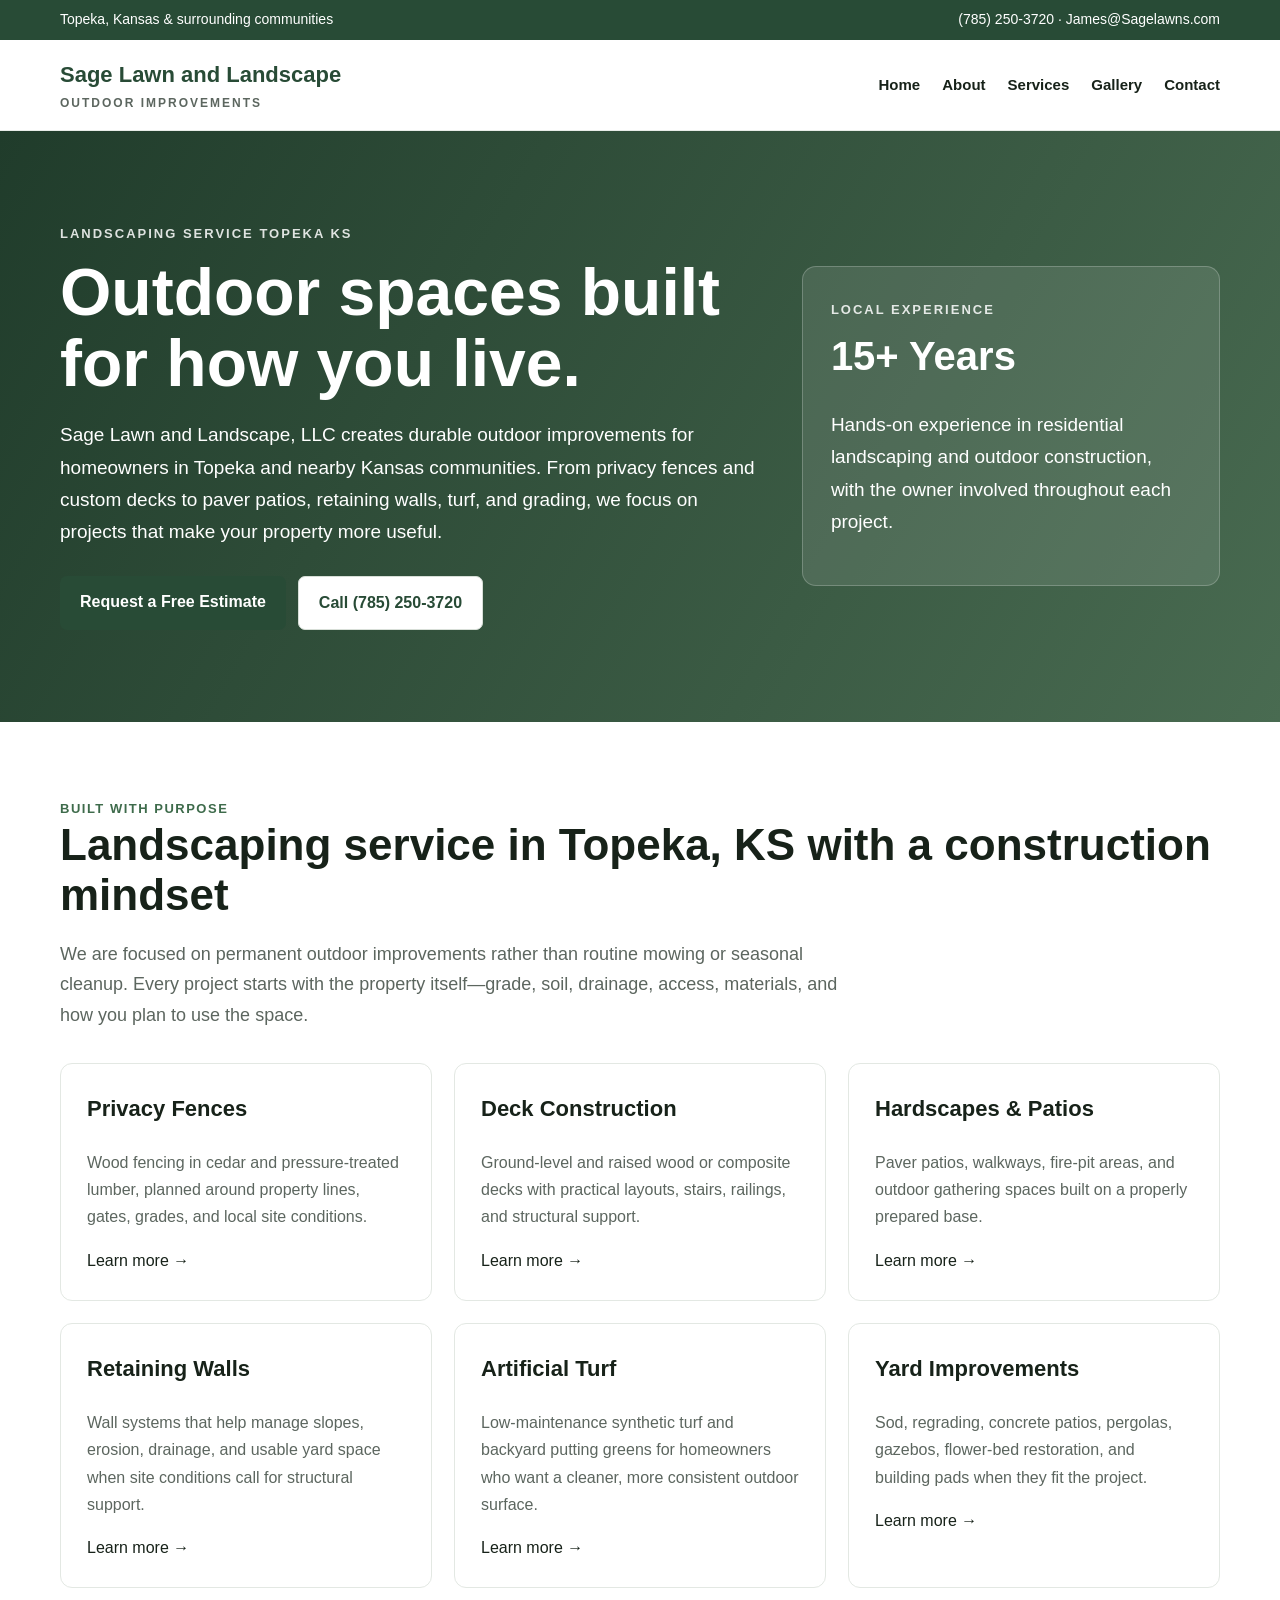
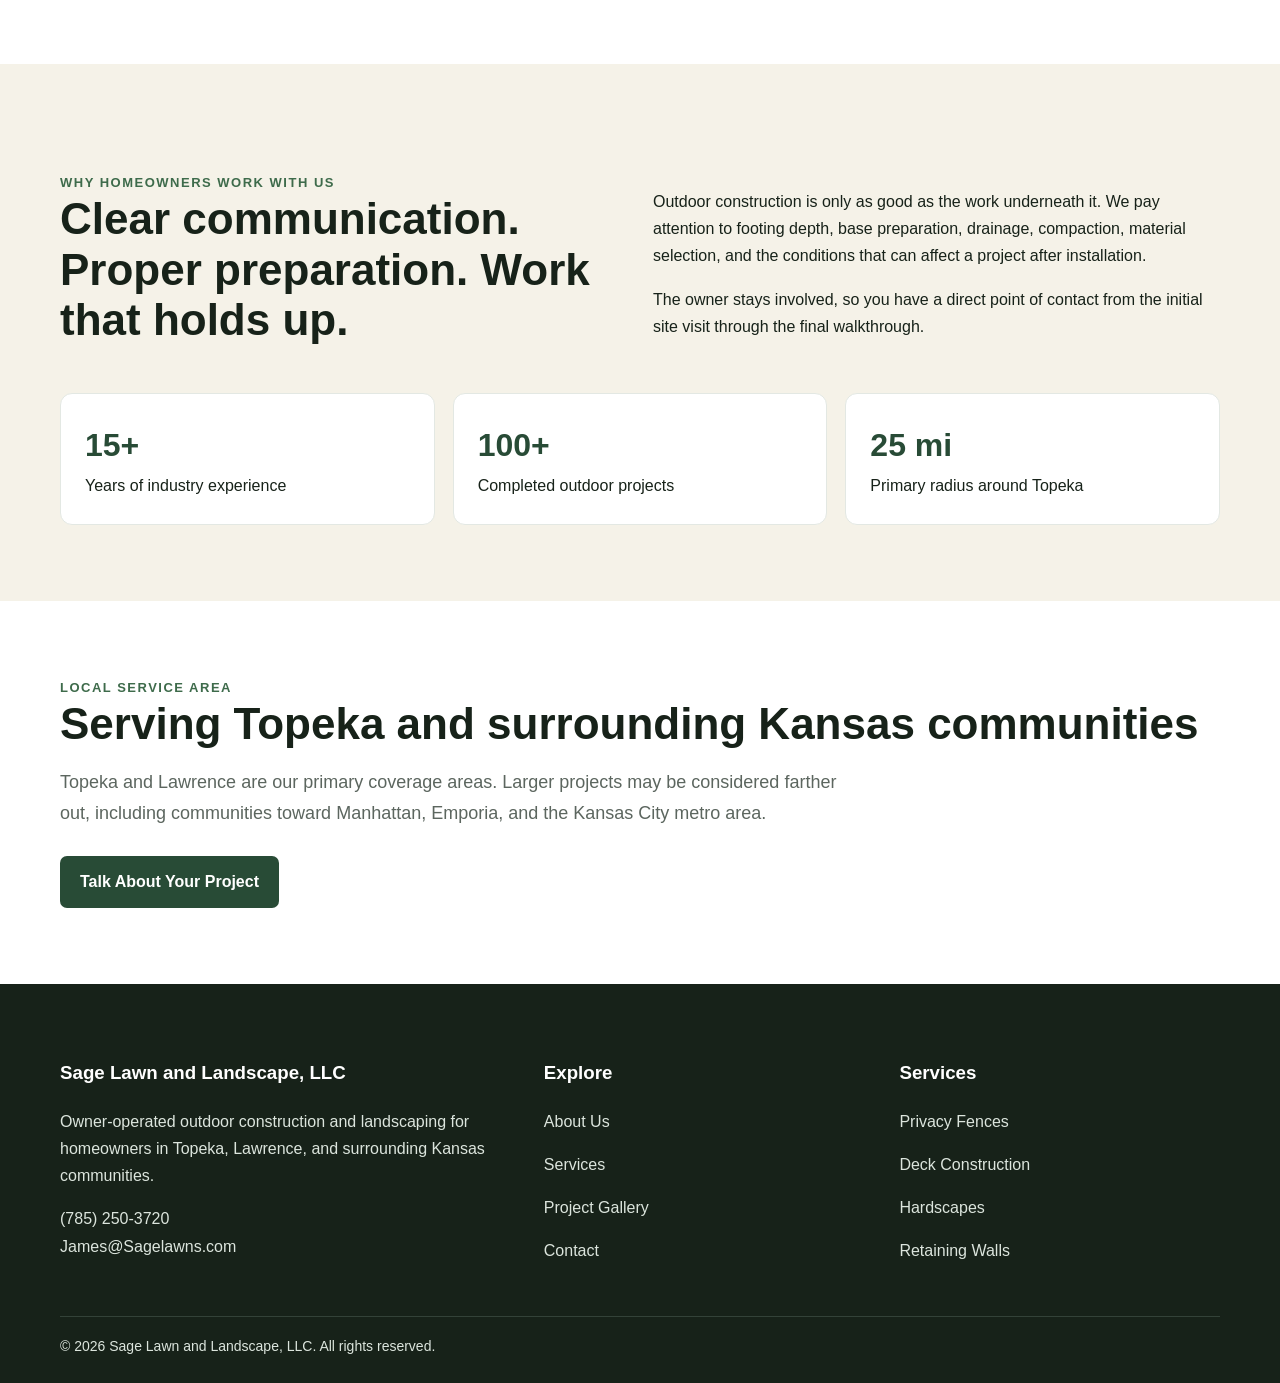
<file: index.html>
<!doctype html>
<html lang="en">
<head>
<meta charset="utf-8">
<meta name="viewport" content="width=device-width, initial-scale=1">
<title>Landscaping Service Topeka KS | Sage Lawn and Landscape, LLC</title>
<meta name="description" content="Landscaping service in Topeka, KS for fences, decks, patios, retaining walls, artificial turf, grading and outdoor construction from Sage Lawn and Landscape, LLC.">
<meta name="robots" content="index,follow,max-image-preview:large">
<link rel="canonical" href="https://YOUR-USERNAME.github.io/YOUR-REPOSITORY/">
<link rel="stylesheet" href="style.css">
<meta property="og:title" content="Landscaping Service Topeka KS | Sage Lawn and Landscape, LLC">
<meta property="og:description" content="Landscaping service in Topeka, KS for fences, decks, patios, retaining walls, artificial turf, grading and outdoor construction from Sage Lawn and Landscape, LLC.">
<meta property="og:type" content="website">
<meta property="og:url" content="https://YOUR-USERNAME.github.io/YOUR-REPOSITORY/">
</head>
<body>
<div class="top"><div class="container"><div>Topeka, Kansas & surrounding communities</div><div><a href="tel:+17852503720">(785) 250-3720</a> · <a href="mailto:James@Sagelawns.com">James@Sagelawns.com</a></div></div></div>
<header><div class="container nav"><a class="brand" href="index.html">Sage Lawn and Landscape<span>OUTDOOR IMPROVEMENTS</span></a>
      <nav>
        <a href="index.html">Home</a>
        <a href="about.html">About</a>
        <a href="services.html">Services</a>
        <a href="gallery.html">Gallery</a>
        <a href="contact.html">Contact</a>
      </nav></div></header>

<section class="hero"><div class="container hero-grid"><div>
<div class="eyebrow">Landscaping Service Topeka KS</div>
<h1>Outdoor spaces built for how you live.</h1>
<p>Sage Lawn and Landscape, LLC creates durable outdoor improvements for homeowners in Topeka and nearby Kansas communities. From privacy fences and custom decks to paver patios, retaining walls, turf, and grading, we focus on projects that make your property more useful.</p>
<div class="actions"><a class="btn" href="contact.html">Request a Free Estimate</a><a class="btn alt" href="tel:+17852503720">Call (785) 250-3720</a></div>
</div><div class="hero-card"><span class="eyebrow">Local experience</span><strong>15+ Years</strong><p>Hands-on experience in residential landscaping and outdoor construction, with the owner involved throughout each project.</p></div></div></section>
<section class="section"><div class="container"><div class="kicker">Built with purpose</div><h2>Landscaping service in Topeka, KS with a construction mindset</h2><p class="lead">We are focused on permanent outdoor improvements rather than routine mowing or seasonal cleanup. Every project starts with the property itself—grade, soil, drainage, access, materials, and how you plan to use the space.</p>
<div class="grid3">
<div class="card"><h3>Privacy Fences</h3><p>Wood fencing in cedar and pressure-treated lumber, planned around property lines, gates, grades, and local site conditions.</p><a href="services.html#fences">Learn more →</a></div>
<div class="card"><h3>Deck Construction</h3><p>Ground-level and raised wood or composite decks with practical layouts, stairs, railings, and structural support.</p><a href="services.html#decks">Learn more →</a></div>
<div class="card"><h3>Hardscapes & Patios</h3><p>Paver patios, walkways, fire-pit areas, and outdoor gathering spaces built on a properly prepared base.</p><a href="services.html#hardscapes">Learn more →</a></div>
<div class="card"><h3>Retaining Walls</h3><p>Wall systems that help manage slopes, erosion, drainage, and usable yard space when site conditions call for structural support.</p><a href="services.html#walls">Learn more →</a></div>
<div class="card"><h3>Artificial Turf</h3><p>Low-maintenance synthetic turf and backyard putting greens for homeowners who want a cleaner, more consistent outdoor surface.</p><a href="services.html#turf">Learn more →</a></div>
<div class="card"><h3>Yard Improvements</h3><p>Sod, regrading, concrete patios, pergolas, gazebos, flower-bed restoration, and building pads when they fit the project.</p><a href="services.html#additional">Learn more →</a></div>
</div></div></section>
<section class="section altbg"><div class="container"><div class="grid2"><div><div class="kicker">Why homeowners work with us</div><h2>Clear communication. Proper preparation. Work that holds up.</h2></div><div><p>Outdoor construction is only as good as the work underneath it. We pay attention to footing depth, base preparation, drainage, compaction, material selection, and the conditions that can affect a project after installation.</p><p>The owner stays involved, so you have a direct point of contact from the initial site visit through the final walkthrough.</p></div></div>
<div class="stats"><div class="stat"><b>15+</b>Years of industry experience</div><div class="stat"><b>100+</b>Completed outdoor projects</div><div class="stat"><b>25 mi</b>Primary radius around Topeka</div></div></div></section>
<section class="section"><div class="container"><div class="kicker">Local service area</div><h2>Serving Topeka and surrounding Kansas communities</h2><p class="lead">Topeka and Lawrence are our primary coverage areas. Larger projects may be considered farther out, including communities toward Manhattan, Emporia, and the Kansas City metro area.</p><div class="actions"><a class="btn" href="contact.html">Talk About Your Project</a></div></div></section>
<script type="application/ld+json">{"@context":"https://schema.org","@type":"LocalBusiness","name":"Sage Lawn and Landscape, LLC","telephone":"+1-785-250-3720","email":"James@Sagelawns.com","areaServed":["Topeka, KS","Lawrence, KS"],"url":"https://YOUR-USERNAME.github.io/YOUR-REPOSITORY/","description":"Owner-operated outdoor construction and landscaping services serving Topeka and surrounding Kansas communities.","serviceType":["Landscaping","Privacy Fence Installation","Deck Construction","Hardscape Installation","Retaining Wall Installation","Artificial Turf Installation"]}</script>

<footer class="footer"><div class="container footer-grid">
<div><h3>Sage Lawn and Landscape, LLC</h3><p>Owner-operated outdoor construction and landscaping for homeowners in Topeka, Lawrence, and surrounding Kansas communities.</p><p><a href="tel:+17852503720">(785) 250-3720</a><br><a href="mailto:James@Sagelawns.com">James@Sagelawns.com</a></p></div>
<div><h3>Explore</h3><p><a href="about.html">About Us</a></p><p><a href="services.html">Services</a></p><p><a href="gallery.html">Project Gallery</a></p><p><a href="contact.html">Contact</a></p></div>
<div><h3>Services</h3><p><a href="services.html#fences">Privacy Fences</a></p><p><a href="services.html#decks">Deck Construction</a></p><p><a href="services.html#hardscapes">Hardscapes</a></p><p><a href="services.html#walls">Retaining Walls</a></p></div>
</div><div class="container copyright">© 2026 Sage Lawn and Landscape, LLC. All rights reserved.</div></footer>
</body></html>
</file>
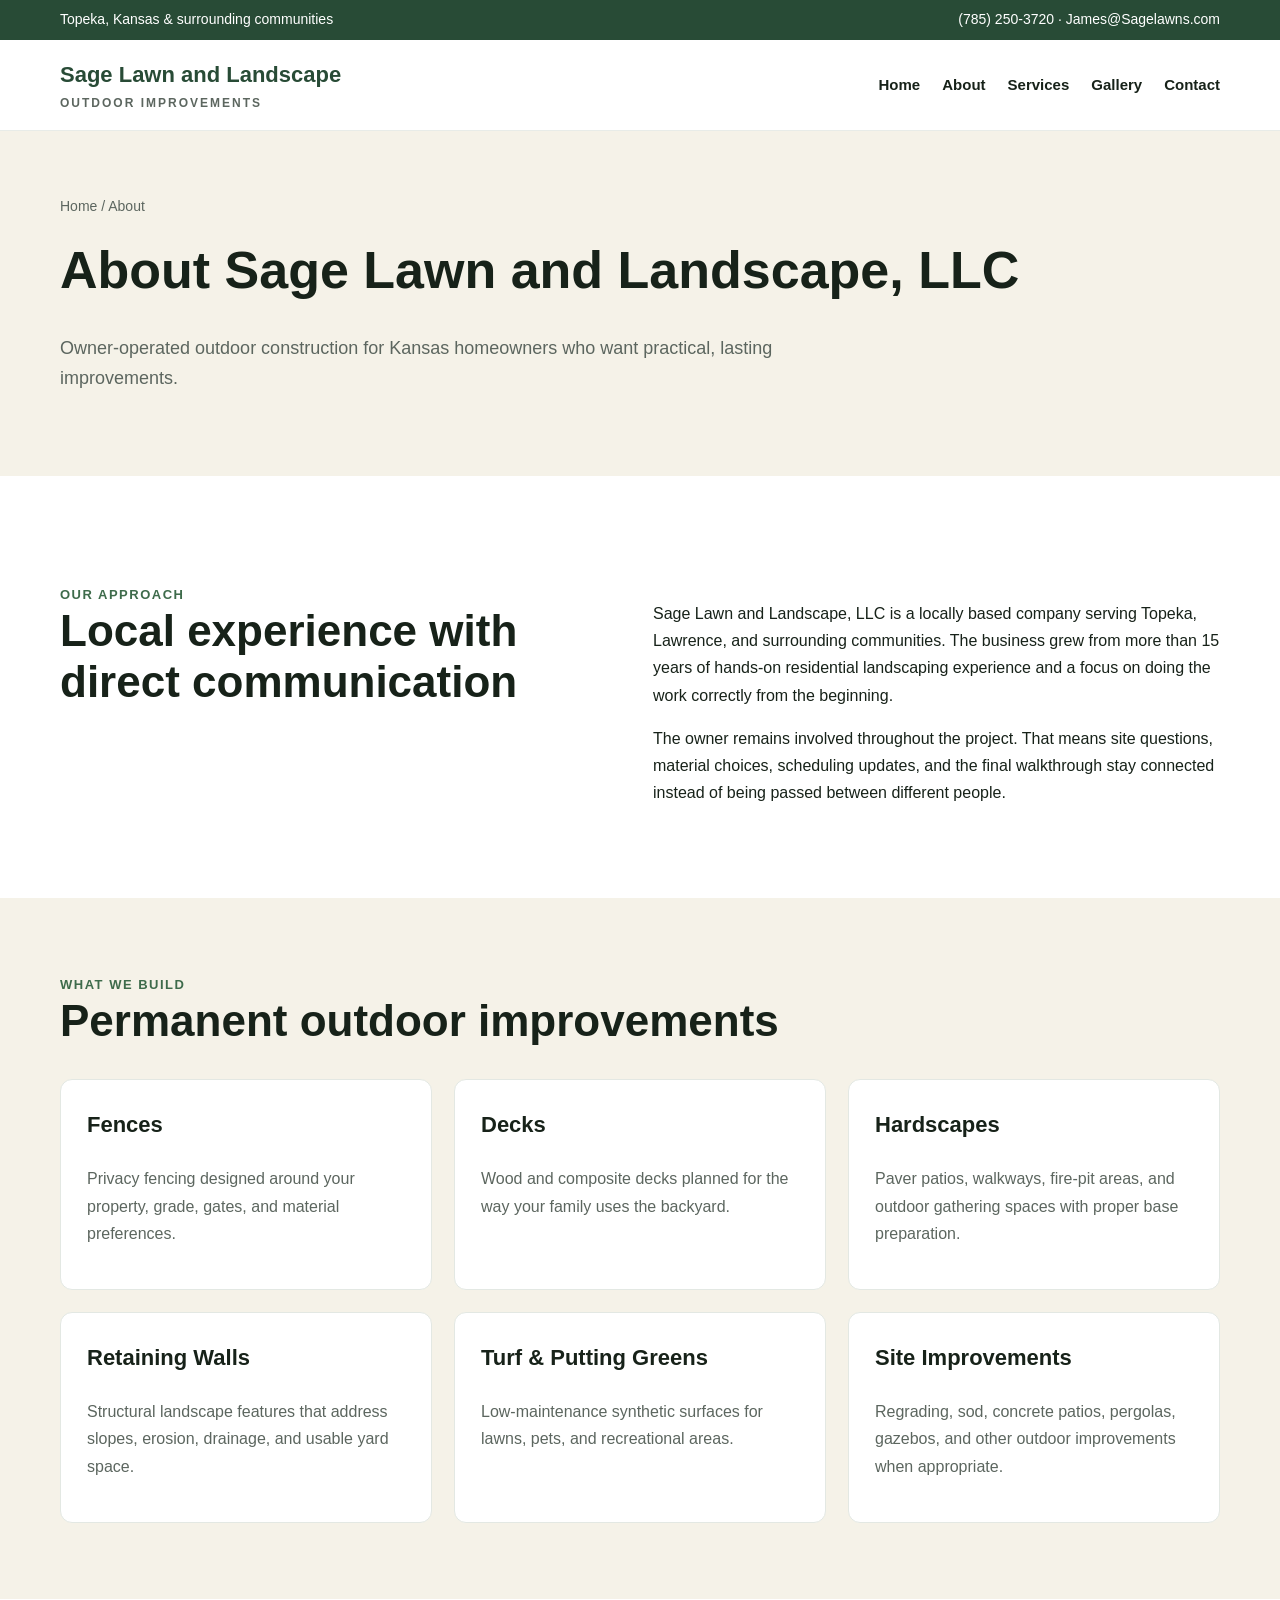
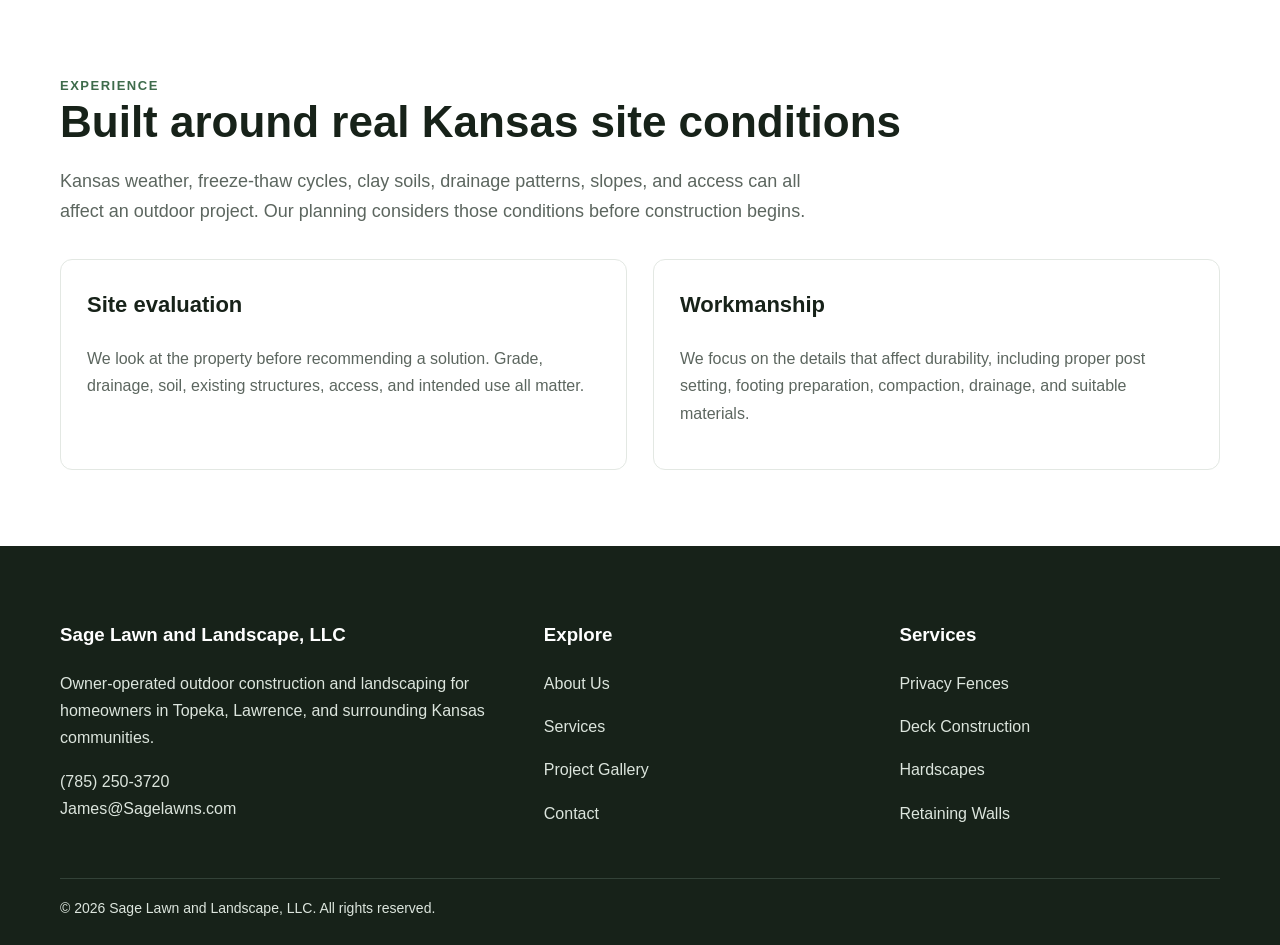
<file: about.html>
<!doctype html>
<html lang="en">
<head>
<meta charset="utf-8">
<meta name="viewport" content="width=device-width, initial-scale=1">
<title>About Sage Lawn and Landscape, LLC | Topeka KS</title>
<meta name="description" content="Learn about Sage Lawn and Landscape, LLC, an owner-operated outdoor construction and landscaping company serving Topeka, Lawrence and surrounding Kansas communities.">
<meta name="robots" content="index,follow,max-image-preview:large">
<link rel="canonical" href="https://YOUR-USERNAME.github.io/YOUR-REPOSITORY/about.html">
<link rel="stylesheet" href="style.css">
<meta property="og:title" content="About Sage Lawn and Landscape, LLC | Topeka KS">
<meta property="og:description" content="Learn about Sage Lawn and Landscape, LLC, an owner-operated outdoor construction and landscaping company serving Topeka, Lawrence and surrounding Kansas communities.">
<meta property="og:type" content="website">
<meta property="og:url" content="https://YOUR-USERNAME.github.io/YOUR-REPOSITORY/about.html">
</head>
<body>
<div class="top"><div class="container"><div>Topeka, Kansas & surrounding communities</div><div><a href="tel:+17852503720">(785) 250-3720</a> · <a href="mailto:James@Sagelawns.com">James@Sagelawns.com</a></div></div></div>
<header><div class="container nav"><a class="brand" href="index.html">Sage Lawn and Landscape<span>OUTDOOR IMPROVEMENTS</span></a>
      <nav>
        <a href="index.html">Home</a>
        <a href="about.html">About</a>
        <a href="services.html">Services</a>
        <a href="gallery.html">Gallery</a>
        <a href="contact.html">Contact</a>
      </nav></div></header>

<section class="pagehero"><div class="container"><div class="breadcrumbs">Home / About</div><h1>About Sage Lawn and Landscape, LLC</h1><p class="lead">Owner-operated outdoor construction for Kansas homeowners who want practical, lasting improvements.</p></div></section>
<section class="section"><div class="container grid2"><div><div class="kicker">Our approach</div><h2>Local experience with direct communication</h2></div><div><p>Sage Lawn and Landscape, LLC is a locally based company serving Topeka, Lawrence, and surrounding communities. The business grew from more than 15 years of hands-on residential landscaping experience and a focus on doing the work correctly from the beginning.</p><p>The owner remains involved throughout the project. That means site questions, material choices, scheduling updates, and the final walkthrough stay connected instead of being passed between different people.</p></div></div></section>
<section class="section altbg"><div class="container"><div class="kicker">What we build</div><h2>Permanent outdoor improvements</h2><div class="grid3"><div class="card"><h3>Fences</h3><p>Privacy fencing designed around your property, grade, gates, and material preferences.</p></div><div class="card"><h3>Decks</h3><p>Wood and composite decks planned for the way your family uses the backyard.</p></div><div class="card"><h3>Hardscapes</h3><p>Paver patios, walkways, fire-pit areas, and outdoor gathering spaces with proper base preparation.</p></div><div class="card"><h3>Retaining Walls</h3><p>Structural landscape features that address slopes, erosion, drainage, and usable yard space.</p></div><div class="card"><h3>Turf & Putting Greens</h3><p>Low-maintenance synthetic surfaces for lawns, pets, and recreational areas.</p></div><div class="card"><h3>Site Improvements</h3><p>Regrading, sod, concrete patios, pergolas, gazebos, and other outdoor improvements when appropriate.</p></div></div></div></section>
<section class="section"><div class="container"><div class="kicker">Experience</div><h2>Built around real Kansas site conditions</h2><p class="lead">Kansas weather, freeze-thaw cycles, clay soils, drainage patterns, slopes, and access can all affect an outdoor project. Our planning considers those conditions before construction begins.</p><div class="grid2"><div class="card"><h3>Site evaluation</h3><p>We look at the property before recommending a solution. Grade, drainage, soil, existing structures, access, and intended use all matter.</p></div><div class="card"><h3>Workmanship</h3><p>We focus on the details that affect durability, including proper post setting, footing preparation, compaction, drainage, and suitable materials.</p></div></div></div></section>

<footer class="footer"><div class="container footer-grid">
<div><h3>Sage Lawn and Landscape, LLC</h3><p>Owner-operated outdoor construction and landscaping for homeowners in Topeka, Lawrence, and surrounding Kansas communities.</p><p><a href="tel:+17852503720">(785) 250-3720</a><br><a href="mailto:James@Sagelawns.com">James@Sagelawns.com</a></p></div>
<div><h3>Explore</h3><p><a href="about.html">About Us</a></p><p><a href="services.html">Services</a></p><p><a href="gallery.html">Project Gallery</a></p><p><a href="contact.html">Contact</a></p></div>
<div><h3>Services</h3><p><a href="services.html#fences">Privacy Fences</a></p><p><a href="services.html#decks">Deck Construction</a></p><p><a href="services.html#hardscapes">Hardscapes</a></p><p><a href="services.html#walls">Retaining Walls</a></p></div>
</div><div class="container copyright">© 2026 Sage Lawn and Landscape, LLC. All rights reserved.</div></footer>
</body></html>
</file>
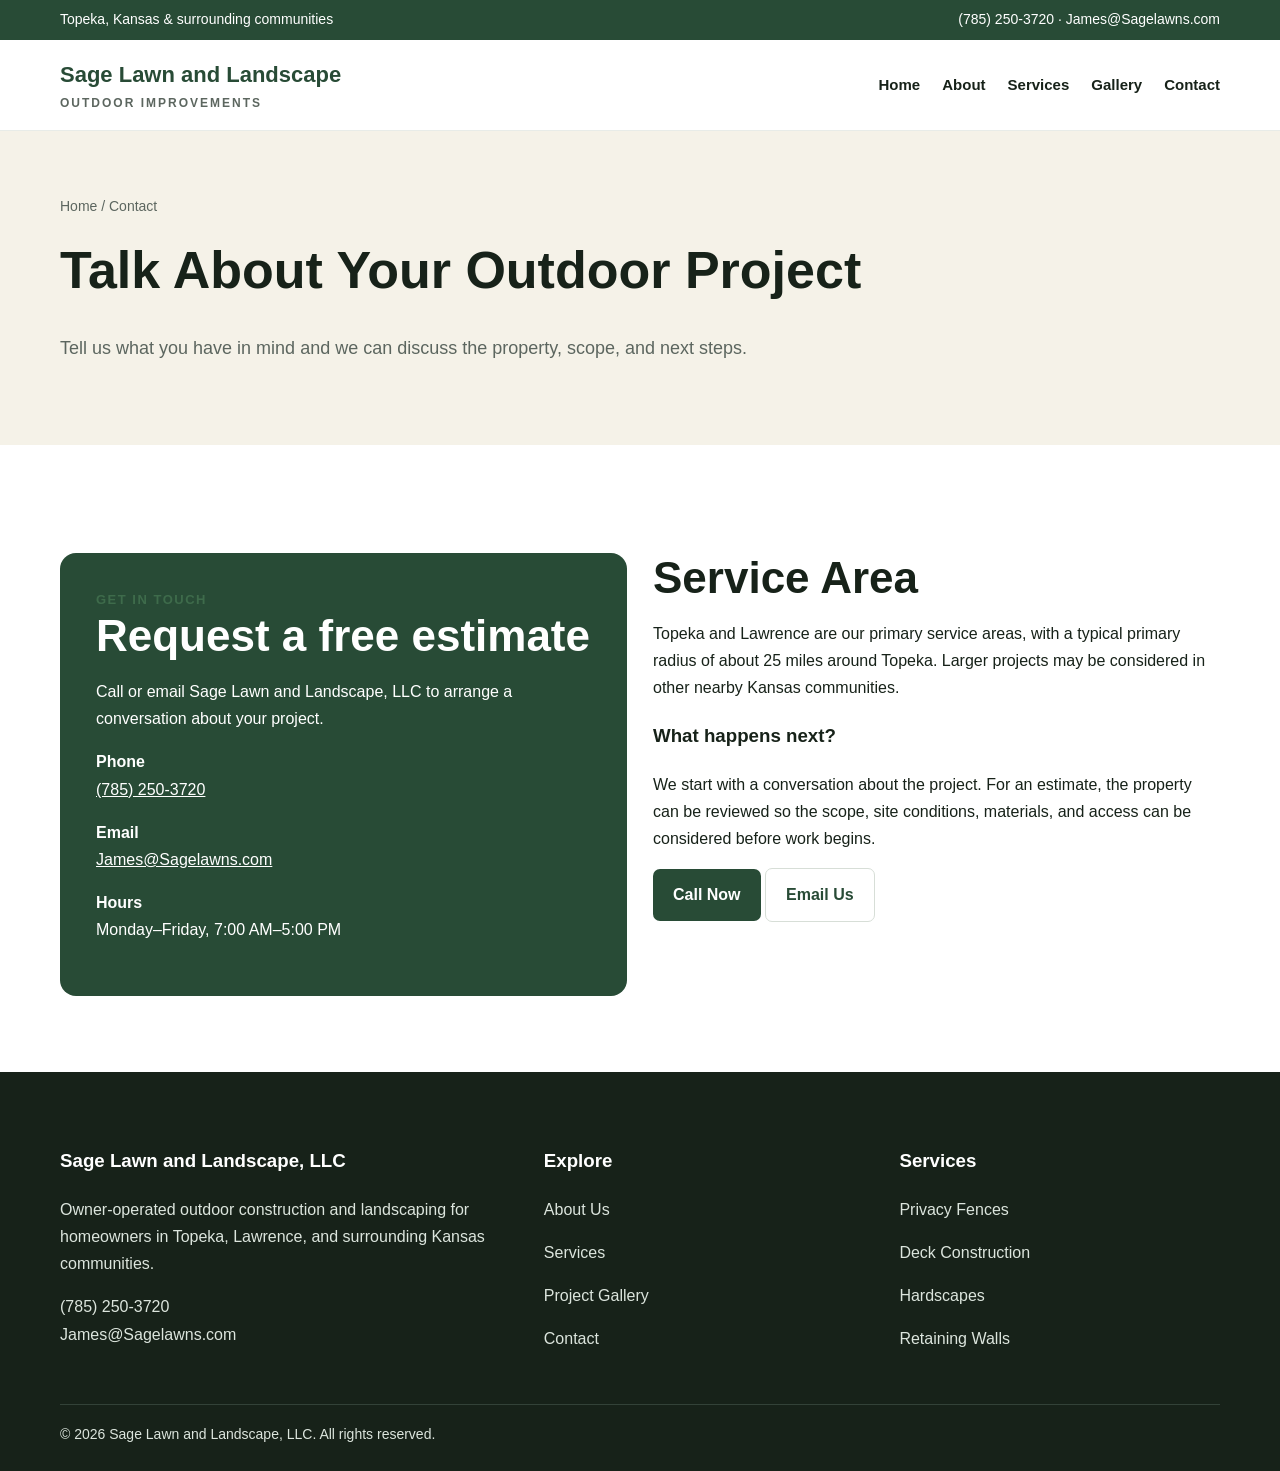
<file: contact.html>
<!doctype html>
<html lang="en">
<head>
<meta charset="utf-8">
<meta name="viewport" content="width=device-width, initial-scale=1">
<title>Contact Sage Lawn and Landscape | Topeka KS</title>
<meta name="description" content="Contact Sage Lawn and Landscape, LLC for outdoor construction and landscaping projects in Topeka, Lawrence and surrounding Kansas communities.">
<meta name="robots" content="index,follow,max-image-preview:large">
<link rel="canonical" href="https://YOUR-USERNAME.github.io/YOUR-REPOSITORY/contact.html">
<link rel="stylesheet" href="style.css">
<meta property="og:title" content="Contact Sage Lawn and Landscape | Topeka KS">
<meta property="og:description" content="Contact Sage Lawn and Landscape, LLC for outdoor construction and landscaping projects in Topeka, Lawrence and surrounding Kansas communities.">
<meta property="og:type" content="website">
<meta property="og:url" content="https://YOUR-USERNAME.github.io/YOUR-REPOSITORY/contact.html">
</head>
<body>
<div class="top"><div class="container"><div>Topeka, Kansas & surrounding communities</div><div><a href="tel:+17852503720">(785) 250-3720</a> · <a href="mailto:James@Sagelawns.com">James@Sagelawns.com</a></div></div></div>
<header><div class="container nav"><a class="brand" href="index.html">Sage Lawn and Landscape<span>OUTDOOR IMPROVEMENTS</span></a>
      <nav>
        <a href="index.html">Home</a>
        <a href="about.html">About</a>
        <a href="services.html">Services</a>
        <a href="gallery.html">Gallery</a>
        <a href="contact.html">Contact</a>
      </nav></div></header>

<section class="pagehero"><div class="container"><div class="breadcrumbs">Home / Contact</div><h1>Talk About Your Outdoor Project</h1><p class="lead">Tell us what you have in mind and we can discuss the property, scope, and next steps.</p></div></section>
<section class="section"><div class="container grid2"><div class="contact-box"><div class="kicker">Get in touch</div><h2>Request a free estimate</h2><p>Call or email Sage Lawn and Landscape, LLC to arrange a conversation about your project.</p><p><strong>Phone</strong><br><a href="tel:+17852503720">(785) 250-3720</a></p><p><strong>Email</strong><br><a href="mailto:James@Sagelawns.com">James@Sagelawns.com</a></p><p><strong>Hours</strong><br>Monday–Friday, 7:00 AM–5:00 PM</p></div>
<div><h2>Service Area</h2><p>Topeka and Lawrence are our primary service areas, with a typical primary radius of about 25 miles around Topeka. Larger projects may be considered in other nearby Kansas communities.</p><h3>What happens next?</h3><p>We start with a conversation about the project. For an estimate, the property can be reviewed so the scope, site conditions, materials, and access can be considered before work begins.</p><p><a class="btn" href="tel:+17852503720">Call Now</a> <a class="btn alt" href="mailto:James@Sagelawns.com">Email Us</a></p></div></div></section>

<footer class="footer"><div class="container footer-grid">
<div><h3>Sage Lawn and Landscape, LLC</h3><p>Owner-operated outdoor construction and landscaping for homeowners in Topeka, Lawrence, and surrounding Kansas communities.</p><p><a href="tel:+17852503720">(785) 250-3720</a><br><a href="mailto:James@Sagelawns.com">James@Sagelawns.com</a></p></div>
<div><h3>Explore</h3><p><a href="about.html">About Us</a></p><p><a href="services.html">Services</a></p><p><a href="gallery.html">Project Gallery</a></p><p><a href="contact.html">Contact</a></p></div>
<div><h3>Services</h3><p><a href="services.html#fences">Privacy Fences</a></p><p><a href="services.html#decks">Deck Construction</a></p><p><a href="services.html#hardscapes">Hardscapes</a></p><p><a href="services.html#walls">Retaining Walls</a></p></div>
</div><div class="container copyright">© 2026 Sage Lawn and Landscape, LLC. All rights reserved.</div></footer>
</body></html>
</file>
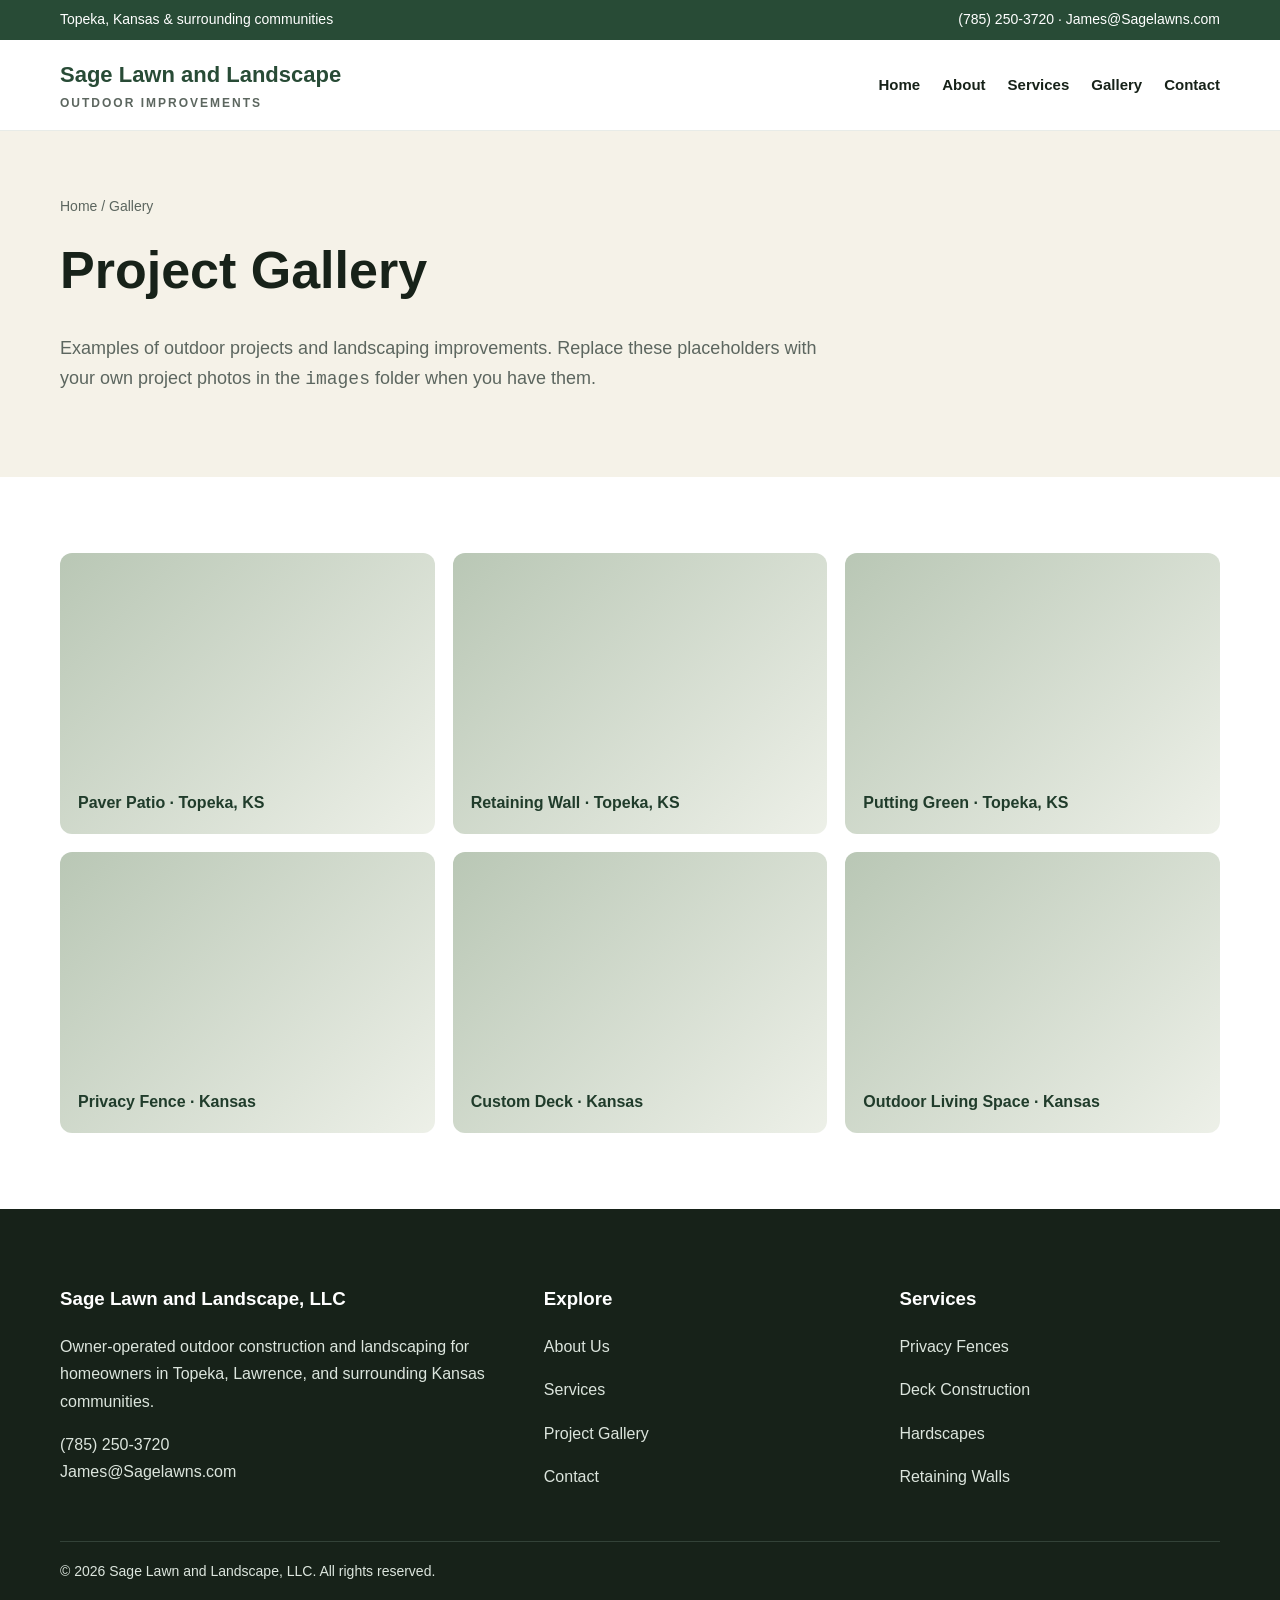
<file: gallery.html>
<!doctype html>
<html lang="en">
<head>
<meta charset="utf-8">
<meta name="viewport" content="width=device-width, initial-scale=1">
<title>Outdoor Project Gallery | Sage Lawn and Landscape</title>
<meta name="description" content="View outdoor improvement project examples from Sage Lawn and Landscape serving Topeka and surrounding Kansas communities.">
<meta name="robots" content="index,follow,max-image-preview:large">
<link rel="canonical" href="https://YOUR-USERNAME.github.io/YOUR-REPOSITORY/gallery.html">
<link rel="stylesheet" href="style.css">
<meta property="og:title" content="Outdoor Project Gallery | Sage Lawn and Landscape">
<meta property="og:description" content="View outdoor improvement project examples from Sage Lawn and Landscape serving Topeka and surrounding Kansas communities.">
<meta property="og:type" content="website">
<meta property="og:url" content="https://YOUR-USERNAME.github.io/YOUR-REPOSITORY/gallery.html">
</head>
<body>
<div class="top"><div class="container"><div>Topeka, Kansas & surrounding communities</div><div><a href="tel:+17852503720">(785) 250-3720</a> · <a href="mailto:James@Sagelawns.com">James@Sagelawns.com</a></div></div></div>
<header><div class="container nav"><a class="brand" href="index.html">Sage Lawn and Landscape<span>OUTDOOR IMPROVEMENTS</span></a>
      <nav>
        <a href="index.html">Home</a>
        <a href="about.html">About</a>
        <a href="services.html">Services</a>
        <a href="gallery.html">Gallery</a>
        <a href="contact.html">Contact</a>
      </nav></div></header>

<section class="pagehero"><div class="container"><div class="breadcrumbs">Home / Gallery</div><h1>Project Gallery</h1><p class="lead">Examples of outdoor projects and landscaping improvements. Replace these placeholders with your own project photos in the <code>images</code> folder when you have them.</p></div></section>
<section class="section"><div class="container"><div class="gallery">
<div class="shot">Paver Patio · Topeka, KS</div><div class="shot">Retaining Wall · Topeka, KS</div><div class="shot">Putting Green · Topeka, KS</div>
<div class="shot">Privacy Fence · Kansas</div><div class="shot">Custom Deck · Kansas</div><div class="shot">Outdoor Living Space · Kansas</div>
</div></div></section>

<footer class="footer"><div class="container footer-grid">
<div><h3>Sage Lawn and Landscape, LLC</h3><p>Owner-operated outdoor construction and landscaping for homeowners in Topeka, Lawrence, and surrounding Kansas communities.</p><p><a href="tel:+17852503720">(785) 250-3720</a><br><a href="mailto:James@Sagelawns.com">James@Sagelawns.com</a></p></div>
<div><h3>Explore</h3><p><a href="about.html">About Us</a></p><p><a href="services.html">Services</a></p><p><a href="gallery.html">Project Gallery</a></p><p><a href="contact.html">Contact</a></p></div>
<div><h3>Services</h3><p><a href="services.html#fences">Privacy Fences</a></p><p><a href="services.html#decks">Deck Construction</a></p><p><a href="services.html#hardscapes">Hardscapes</a></p><p><a href="services.html#walls">Retaining Walls</a></p></div>
</div><div class="container copyright">© 2026 Sage Lawn and Landscape, LLC. All rights reserved.</div></footer>
</body></html>
</file>
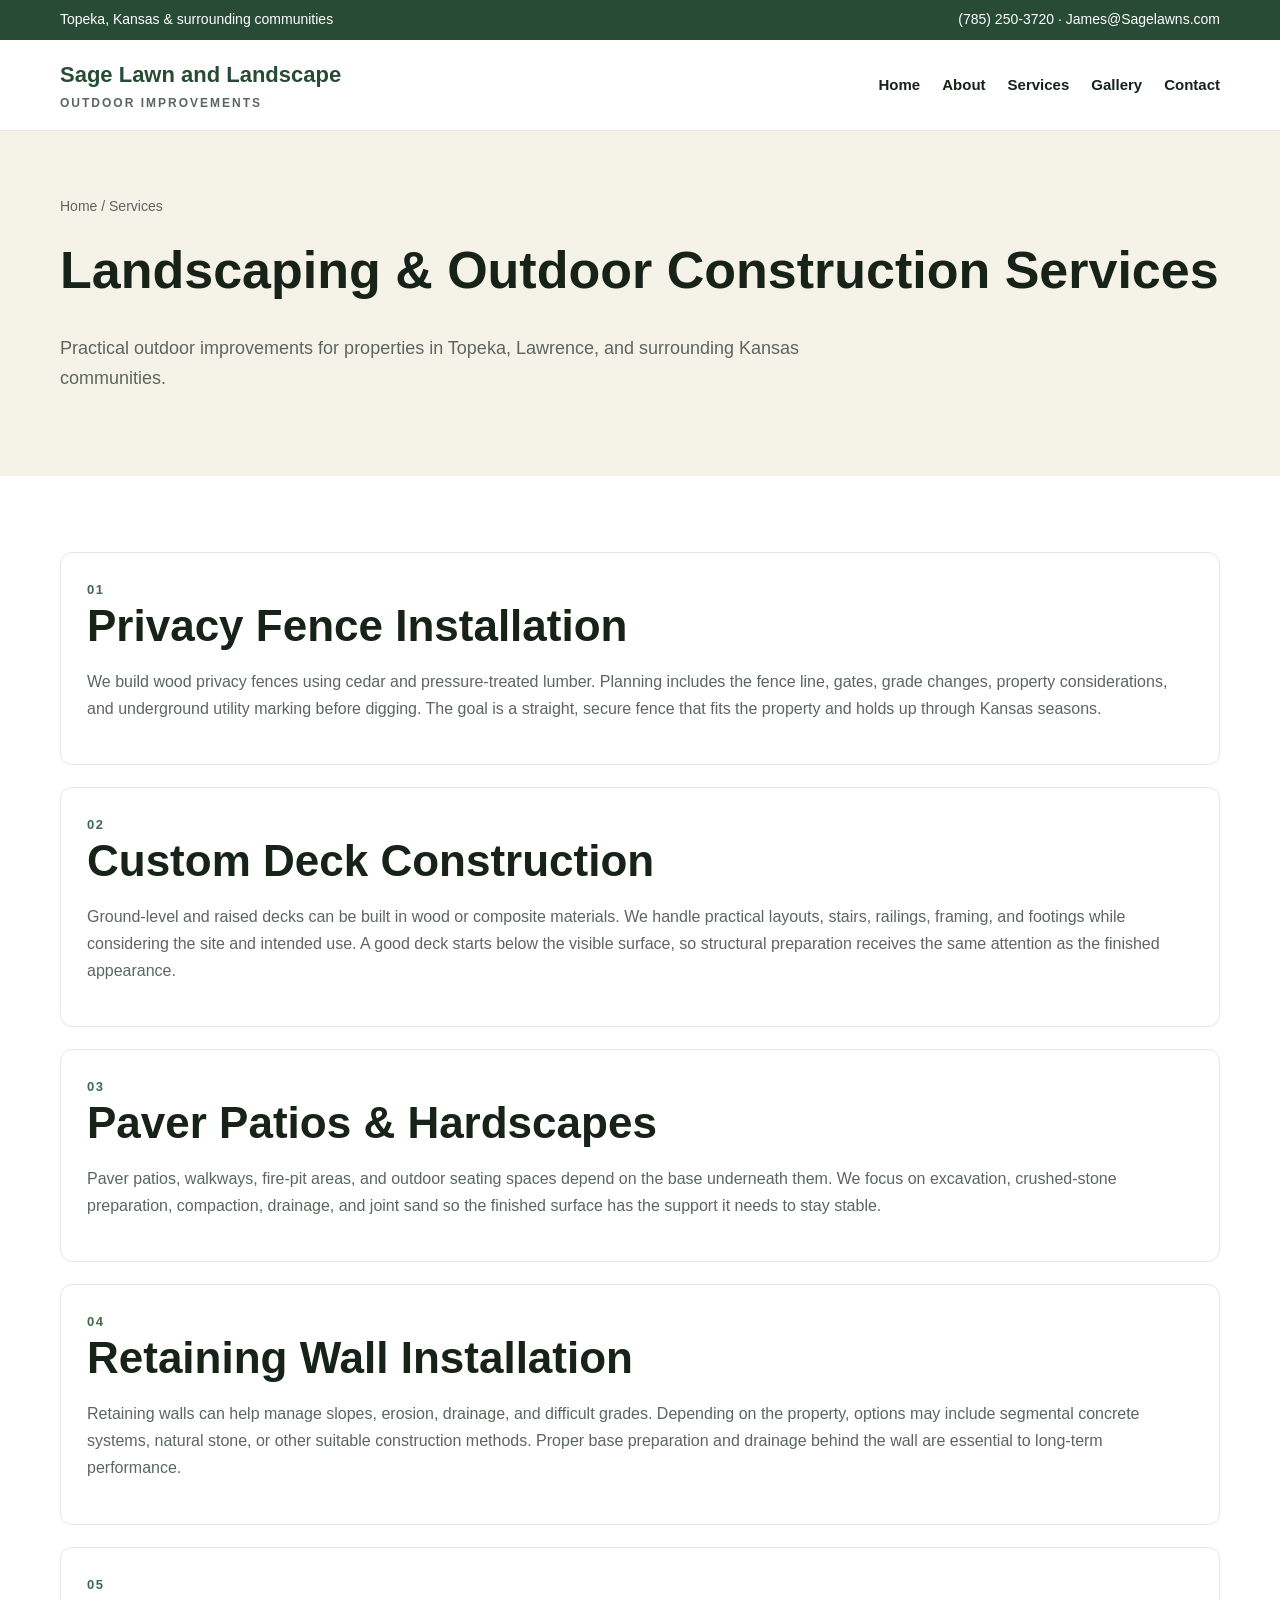
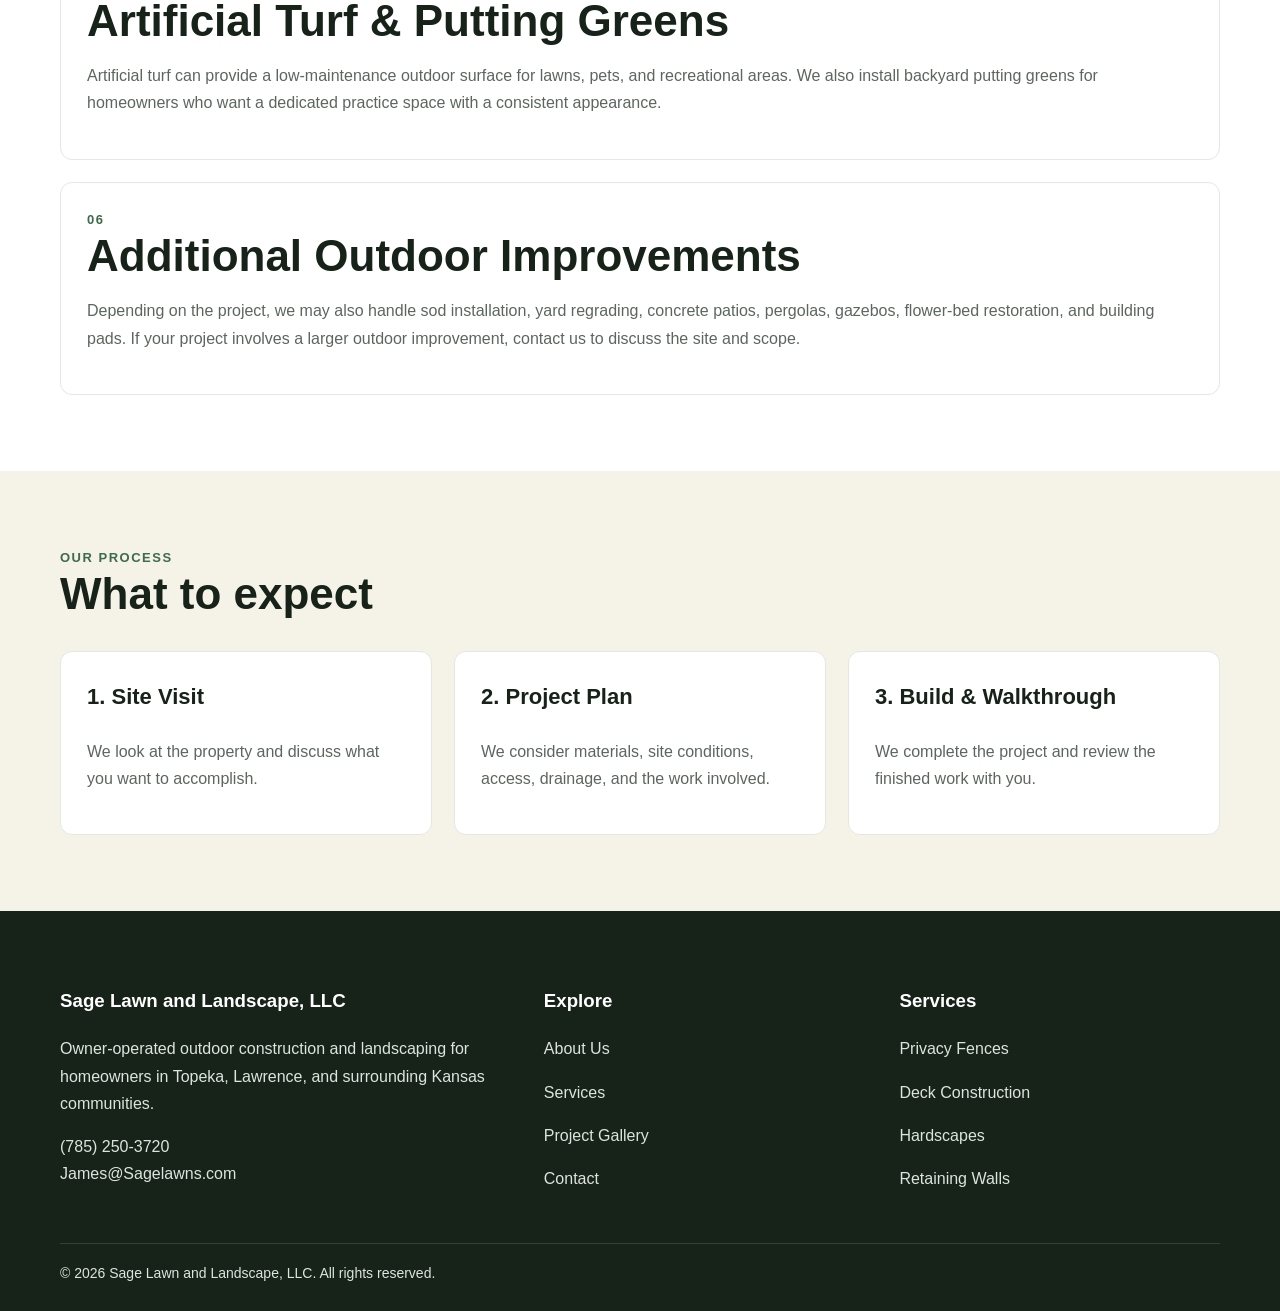
<file: services.html>
<!doctype html>
<html lang="en">
<head>
<meta charset="utf-8">
<meta name="viewport" content="width=device-width, initial-scale=1">
<title>Landscaping & Outdoor Construction Services | Topeka KS</title>
<meta name="description" content="Explore privacy fences, deck construction, hardscapes, retaining walls, artificial turf and additional outdoor improvement services in Topeka and Lawrence, Kansas.">
<meta name="robots" content="index,follow,max-image-preview:large">
<link rel="canonical" href="https://YOUR-USERNAME.github.io/YOUR-REPOSITORY/services.html">
<link rel="stylesheet" href="style.css">
<meta property="og:title" content="Landscaping & Outdoor Construction Services | Topeka KS">
<meta property="og:description" content="Explore privacy fences, deck construction, hardscapes, retaining walls, artificial turf and additional outdoor improvement services in Topeka and Lawrence, Kansas.">
<meta property="og:type" content="website">
<meta property="og:url" content="https://YOUR-USERNAME.github.io/YOUR-REPOSITORY/services.html">
</head>
<body>
<div class="top"><div class="container"><div>Topeka, Kansas & surrounding communities</div><div><a href="tel:+17852503720">(785) 250-3720</a> · <a href="mailto:James@Sagelawns.com">James@Sagelawns.com</a></div></div></div>
<header><div class="container nav"><a class="brand" href="index.html">Sage Lawn and Landscape<span>OUTDOOR IMPROVEMENTS</span></a>
      <nav>
        <a href="index.html">Home</a>
        <a href="about.html">About</a>
        <a href="services.html">Services</a>
        <a href="gallery.html">Gallery</a>
        <a href="contact.html">Contact</a>
      </nav></div></header>

<section class="pagehero"><div class="container"><div class="breadcrumbs">Home / Services</div><h1>Landscaping & Outdoor Construction Services</h1><p class="lead">Practical outdoor improvements for properties in Topeka, Lawrence, and surrounding Kansas communities.</p></div></section>
<section class="section"><div class="container">
<div id="fences" class="card"><div class="kicker">01</div><h2>Privacy Fence Installation</h2><p>We build wood privacy fences using cedar and pressure-treated lumber. Planning includes the fence line, gates, grade changes, property considerations, and underground utility marking before digging. The goal is a straight, secure fence that fits the property and holds up through Kansas seasons.</p></div>
<div id="decks" class="card" style="margin-top:22px"><div class="kicker">02</div><h2>Custom Deck Construction</h2><p>Ground-level and raised decks can be built in wood or composite materials. We handle practical layouts, stairs, railings, framing, and footings while considering the site and intended use. A good deck starts below the visible surface, so structural preparation receives the same attention as the finished appearance.</p></div>
<div id="hardscapes" class="card" style="margin-top:22px"><div class="kicker">03</div><h2>Paver Patios & Hardscapes</h2><p>Paver patios, walkways, fire-pit areas, and outdoor seating spaces depend on the base underneath them. We focus on excavation, crushed-stone preparation, compaction, drainage, and joint sand so the finished surface has the support it needs to stay stable.</p></div>
<div id="walls" class="card" style="margin-top:22px"><div class="kicker">04</div><h2>Retaining Wall Installation</h2><p>Retaining walls can help manage slopes, erosion, drainage, and difficult grades. Depending on the property, options may include segmental concrete systems, natural stone, or other suitable construction methods. Proper base preparation and drainage behind the wall are essential to long-term performance.</p></div>
<div id="turf" class="card" style="margin-top:22px"><div class="kicker">05</div><h2>Artificial Turf & Putting Greens</h2><p>Artificial turf can provide a low-maintenance outdoor surface for lawns, pets, and recreational areas. We also install backyard putting greens for homeowners who want a dedicated practice space with a consistent appearance.</p></div>
<div id="additional" class="card" style="margin-top:22px"><div class="kicker">06</div><h2>Additional Outdoor Improvements</h2><p>Depending on the project, we may also handle sod installation, yard regrading, concrete patios, pergolas, gazebos, flower-bed restoration, and building pads. If your project involves a larger outdoor improvement, contact us to discuss the site and scope.</p></div>
</div></section>
<section class="section altbg"><div class="container"><div class="kicker">Our process</div><h2>What to expect</h2><div class="grid3"><div class="card"><h3>1. Site Visit</h3><p>We look at the property and discuss what you want to accomplish.</p></div><div class="card"><h3>2. Project Plan</h3><p>We consider materials, site conditions, access, drainage, and the work involved.</p></div><div class="card"><h3>3. Build & Walkthrough</h3><p>We complete the project and review the finished work with you.</p></div></div></div></section>

<footer class="footer"><div class="container footer-grid">
<div><h3>Sage Lawn and Landscape, LLC</h3><p>Owner-operated outdoor construction and landscaping for homeowners in Topeka, Lawrence, and surrounding Kansas communities.</p><p><a href="tel:+17852503720">(785) 250-3720</a><br><a href="mailto:James@Sagelawns.com">James@Sagelawns.com</a></p></div>
<div><h3>Explore</h3><p><a href="about.html">About Us</a></p><p><a href="services.html">Services</a></p><p><a href="gallery.html">Project Gallery</a></p><p><a href="contact.html">Contact</a></p></div>
<div><h3>Services</h3><p><a href="services.html#fences">Privacy Fences</a></p><p><a href="services.html#decks">Deck Construction</a></p><p><a href="services.html#hardscapes">Hardscapes</a></p><p><a href="services.html#walls">Retaining Walls</a></p></div>
</div><div class="container copyright">© 2026 Sage Lawn and Landscape, LLC. All rights reserved.</div></footer>
</body></html>
</file>
<file: style.css>
:root{--green:#284b36;--green2:#3e6b4b;--cream:#f5f2e8;--dark:#172219;--muted:#5c665f;--white:#fff;--max:1160px}
*{box-sizing:border-box}html{scroll-behavior:smooth}body{margin:0;font-family:Inter,Arial,sans-serif;color:var(--dark);line-height:1.7;background:#fff}a{color:inherit;text-decoration:none}img{max-width:100%;display:block}
.container{width:min(92%,var(--max));margin:auto}.top{background:var(--green);color:#fff;font-size:14px}.top .container{display:flex;justify-content:space-between;gap:20px;padding:8px 0;flex-wrap:wrap}
header{background:#fff;border-bottom:1px solid #e8ece8;position:sticky;top:0;z-index:10}.nav{display:flex;align-items:center;justify-content:space-between;padding:16px 0}.brand{font-weight:800;font-size:22px;color:var(--green)}.brand span{display:block;font-size:12px;letter-spacing:2px;color:var(--muted);font-weight:600}
nav{display:flex;gap:22px;align-items:center;flex-wrap:wrap}nav a{font-weight:650;font-size:15px}nav a:hover{color:var(--green2)}.btn{display:inline-block;background:var(--green);color:#fff;padding:12px 20px;border-radius:7px;font-weight:750}.btn.alt{background:#fff;color:var(--green);border:1px solid #d7ded7}
.hero{background:linear-gradient(120deg,#203c2b,#496b51);color:#fff;padding:92px 0}.hero-grid{display:grid;grid-template-columns:1.25fr .75fr;gap:45px;align-items:center}.eyebrow{text-transform:uppercase;letter-spacing:2px;font-size:13px;font-weight:800;opacity:.85}.hero h1{font-size:clamp(38px,6vw,66px);line-height:1.08;margin:12px 0 20px}.hero p{font-size:19px;max-width:720px}.actions{display:flex;gap:12px;flex-wrap:wrap;margin-top:28px}.hero-card{background:rgba(255,255,255,.1);border:1px solid rgba(255,255,255,.22);padding:28px;border-radius:14px}.hero-card strong{font-size:40px;display:block}.section{padding:76px 0}.section.altbg{background:var(--cream)}.section h2{font-size:clamp(30px,4vw,44px);line-height:1.15;margin:0 0 15px}.lead{font-size:18px;color:var(--muted);max-width:780px}.grid3{display:grid;grid-template-columns:repeat(3,1fr);gap:22px;margin-top:32px}.grid2{display:grid;grid-template-columns:repeat(2,1fr);gap:26px;margin-top:32px}.card{border:1px solid #e3e8e3;border-radius:12px;padding:26px;background:#fff}.card h3{margin-top:0;font-size:22px}.card p{color:var(--muted)}.kicker{color:var(--green2);font-weight:800;text-transform:uppercase;letter-spacing:1.5px;font-size:13px}.stats{display:grid;grid-template-columns:repeat(3,1fr);gap:18px;margin-top:32px}.stat{background:#fff;border:1px solid #e3e8e3;border-radius:12px;padding:24px}.stat b{font-size:32px;color:var(--green);display:block}.pagehero{background:var(--cream);padding:64px 0}.pagehero h1{font-size:clamp(34px,5vw,52px);margin:8px 0}.breadcrumbs{font-size:14px;color:var(--muted)}.faq details{border-bottom:1px solid #dce2dc;padding:18px 0}.faq summary{cursor:pointer;font-weight:750;font-size:18px}.contact-box{background:var(--green);color:#fff;border-radius:16px;padding:36px}.contact-box a{color:#fff;text-decoration:underline}.footer{background:#172219;color:#dce5dd;padding:55px 0 25px}.footer-grid{display:grid;grid-template-columns:1.4fr 1fr 1fr;gap:35px}.footer h3{color:#fff}.footer a{color:#dce5dd}.copyright{border-top:1px solid #334238;margin-top:35px;padding-top:18px;font-size:14px}
.gallery{display:grid;grid-template-columns:repeat(3,1fr);gap:18px}.gallery .shot{aspect-ratio:4/3;border-radius:12px;background:linear-gradient(135deg,#b9c7b5,#edf0e8);display:flex;align-items:end;padding:18px;font-weight:800;color:#203c2b}
@media(max-width:850px){.hero-grid,.grid2,.footer-grid{grid-template-columns:1fr}.grid3,.stats,.gallery{grid-template-columns:1fr 1fr}nav{gap:12px}.hero{padding:65px 0}}
@media(max-width:560px){.grid3,.stats,.gallery{grid-template-columns:1fr}.top .container{display:block}.top .container div{margin:2px 0}.nav{align-items:flex-start;gap:15px;flex-direction:column}nav{width:100%;justify-content:space-between}.hero h1{font-size:40px}}
</file>
